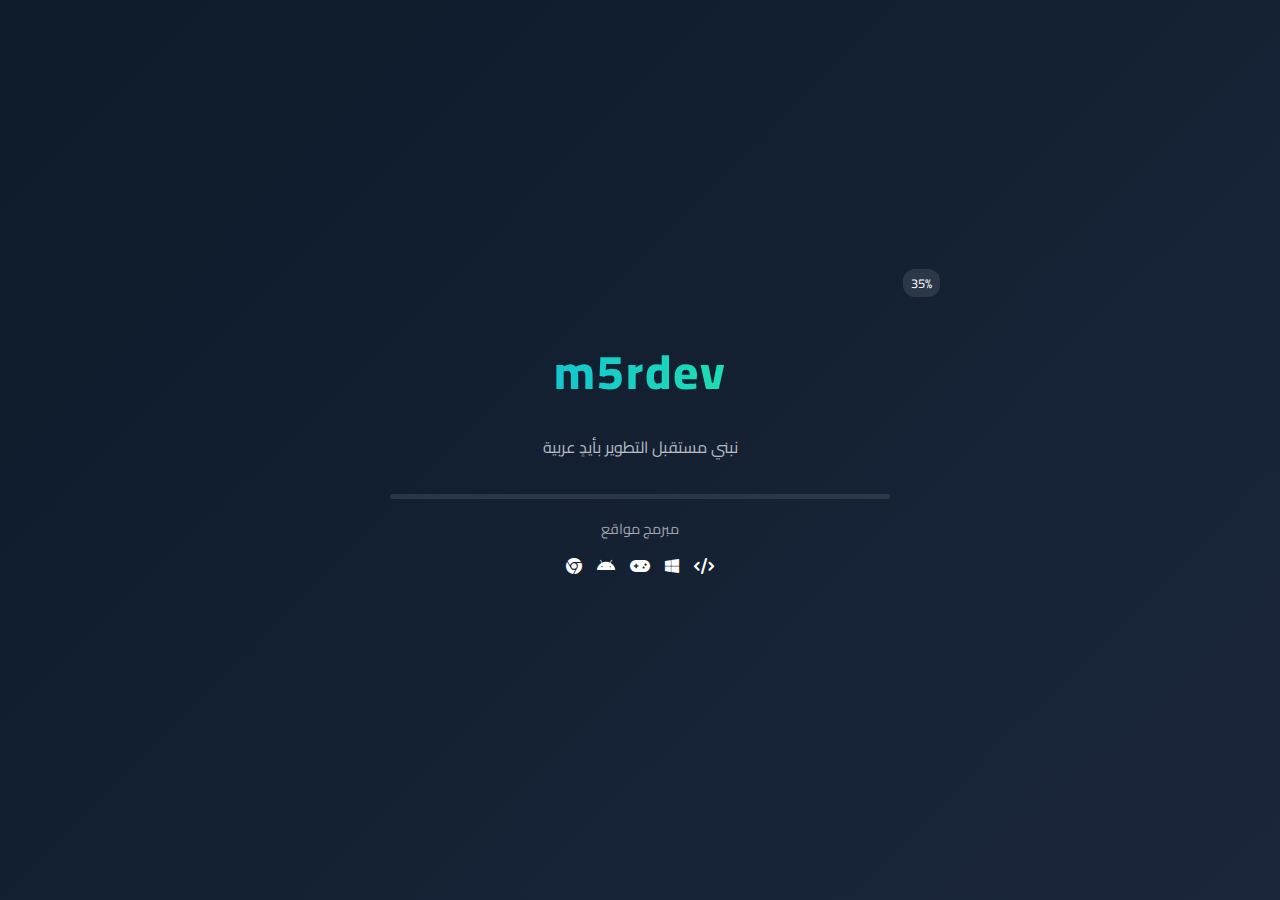
<file: index.html>
<!DOCTYPE html>  
<html lang="ar" dir="rtl">  
<head>  
    <meta charset="UTF-8">  
    <meta name="viewport" content="width=device-width, initial-scale=1.0">  
    <title>m5rdev</title>  
    <link rel="stylesheet" href="https://cdnjs.cloudflare.com/ajax/libs/font-awesome/6.4.0/css/all.min.css"> 
    <link rel="icon" href="img/avatar.png"> 
    <style>  
        @import url('https://fonts.googleapis.com/css2?family=Cairo:wght@400;600;800&display=swap');  

        * { 
            margin: 0; 
            padding: 0; 
            box-sizing: border-box; 
            font-family: 'Cairo', sans-serif; 
        } 

        :root { 
            --primary: #08AEEA; 
            --secondary: #2AF598; 
            --dark: #0d1b2a; 
            --light: #ffffff; 
            --accent: #ff6b6b; 
        } 

        body { 
            background-color: var(--dark); 
            color: var(--light); 
            display: flex; 
            justify-content: center; 
            align-items: center; 
            min-height: 100vh; 
            background: linear-gradient(135deg, rgba(13,27,42,1) 0%, rgba(27,38,59,1) 100%); 
            padding: 1rem; 
        } 

        .container { 
            text-align: center; 
            padding: 2rem; 
            position: relative; 
            width: 90%; 
            max-width: 600px; 
        } 

        .logo { 
            font-size: 3rem; 
            font-weight: 800; 
            background: linear-gradient(90deg, var(--primary), var(--secondary)); 
            -webkit-background-clip: text; 
            -webkit-text-fill-color: transparent; 
            letter-spacing: 2px; 
            margin-bottom: 1rem;
        } 

        .tagline { 
            font-size: 1rem; 
            color: rgba(255, 255, 255, 0.7); 
            margin-bottom: 2rem; 
        } 

        .loader-container { 
            width: 100%; 
            max-width: 500px; 
            height: 5px; 
            margin: 1rem auto; 
            background: rgba(255, 255, 255, 0.1); 
            border-radius: 30px; 
            overflow: hidden; 
        } 

        .loader-progress { 
            height: 100%; 
            width: 0; 
            background: linear-gradient(90deg, var(--primary), var(--secondary)); 
            animation: loader 2.5s ease-out forwards; 
        } 

        .percentage { 
            position: absolute; 
            right: 0; 
            top: -25px; 
            font-size: 0.8rem; 
            color: var(--light); 
            background: rgba(255, 255, 255, 0.1); 
            border-radius: 12px; 
            padding: 2px 8px; 
        } 

        .status { 
            margin-top: 1rem; 
            font-size: 0.9rem; 
            color: rgba(255, 255, 255, 0.6); 
        } 

        .tech-stack { 
            margin-top: 1rem; 
            display: flex; 
            justify-content: center; 
            gap: 15px; 
            flex-wrap: wrap; 
        } 

        .tech-icon { 
            font-size: 1.5rem; 
            color: rgba(255, 255, 255, 0.6); 
            transition: all 0.3s ease; 
        } 

        .tech-icon:hover { 
            color: var(--primary); 
            transform: translateY(-5px); 
        } 

        @keyframes loader { 
            from { width: 0; } 
            to { width: 100%; } 
        } 
    </style>  
</head>  
<body> 
    <div class="container">  
        <div class="logo">m5rdev</div> 
        <div class="tagline">نبني مستقبل التطوير بأيدٍ عربية</div> 
        <div class="loader-container"> 
            <div class="loader-progress" id="progress"></div> 
            <div class="percentage" id="percentage">0%</div> 
        </div> 
        <div class="status" id="status-text">جاري تهيئة البيئة</div> 
        <div class="tech-stack"> 
            <i class="fa-solid fa-code"></i>
            <i class="fa-brands fa-windows"></i> 
            <i class="fa-solid fa-gamepad"></i> 
            <i class="fa-brands fa-android"></i>
            <i class="fa-brands fa-chrome"></i>
        </div> 
    </div> 
    <script> 
        function updateProgress() { 
            const percentageText = document.getElementById('percentage'); 
            const statusText = document.getElementById('status-text'); 
            let count = 0; 
            const statusMessages = ["مطور العاب", "مبرمج مواقع", "مبرمج تطبيقات", "الباشمبرمج محمود"]; 
            const interval = setInterval(() => { 
                count++; 
                percentageText.textContent = count + '%'; 
                if (count === 30) statusText.textContent = statusMessages[1]; 
                if (count === 70) statusText.textContent = statusMessages[2]; 
                if (count === 100) { 
                    statusText.textContent = statusMessages[3]; 
                    clearInterval(interval); 
                    setTimeout(() => { 
                        window.location.href = 'm5rdev.html'; 
                    }, 800); 
                } 
            }, 20); 
        } 

        window.addEventListener('load', updateProgress); 
    </script> 
</body>  
</html>
</file>
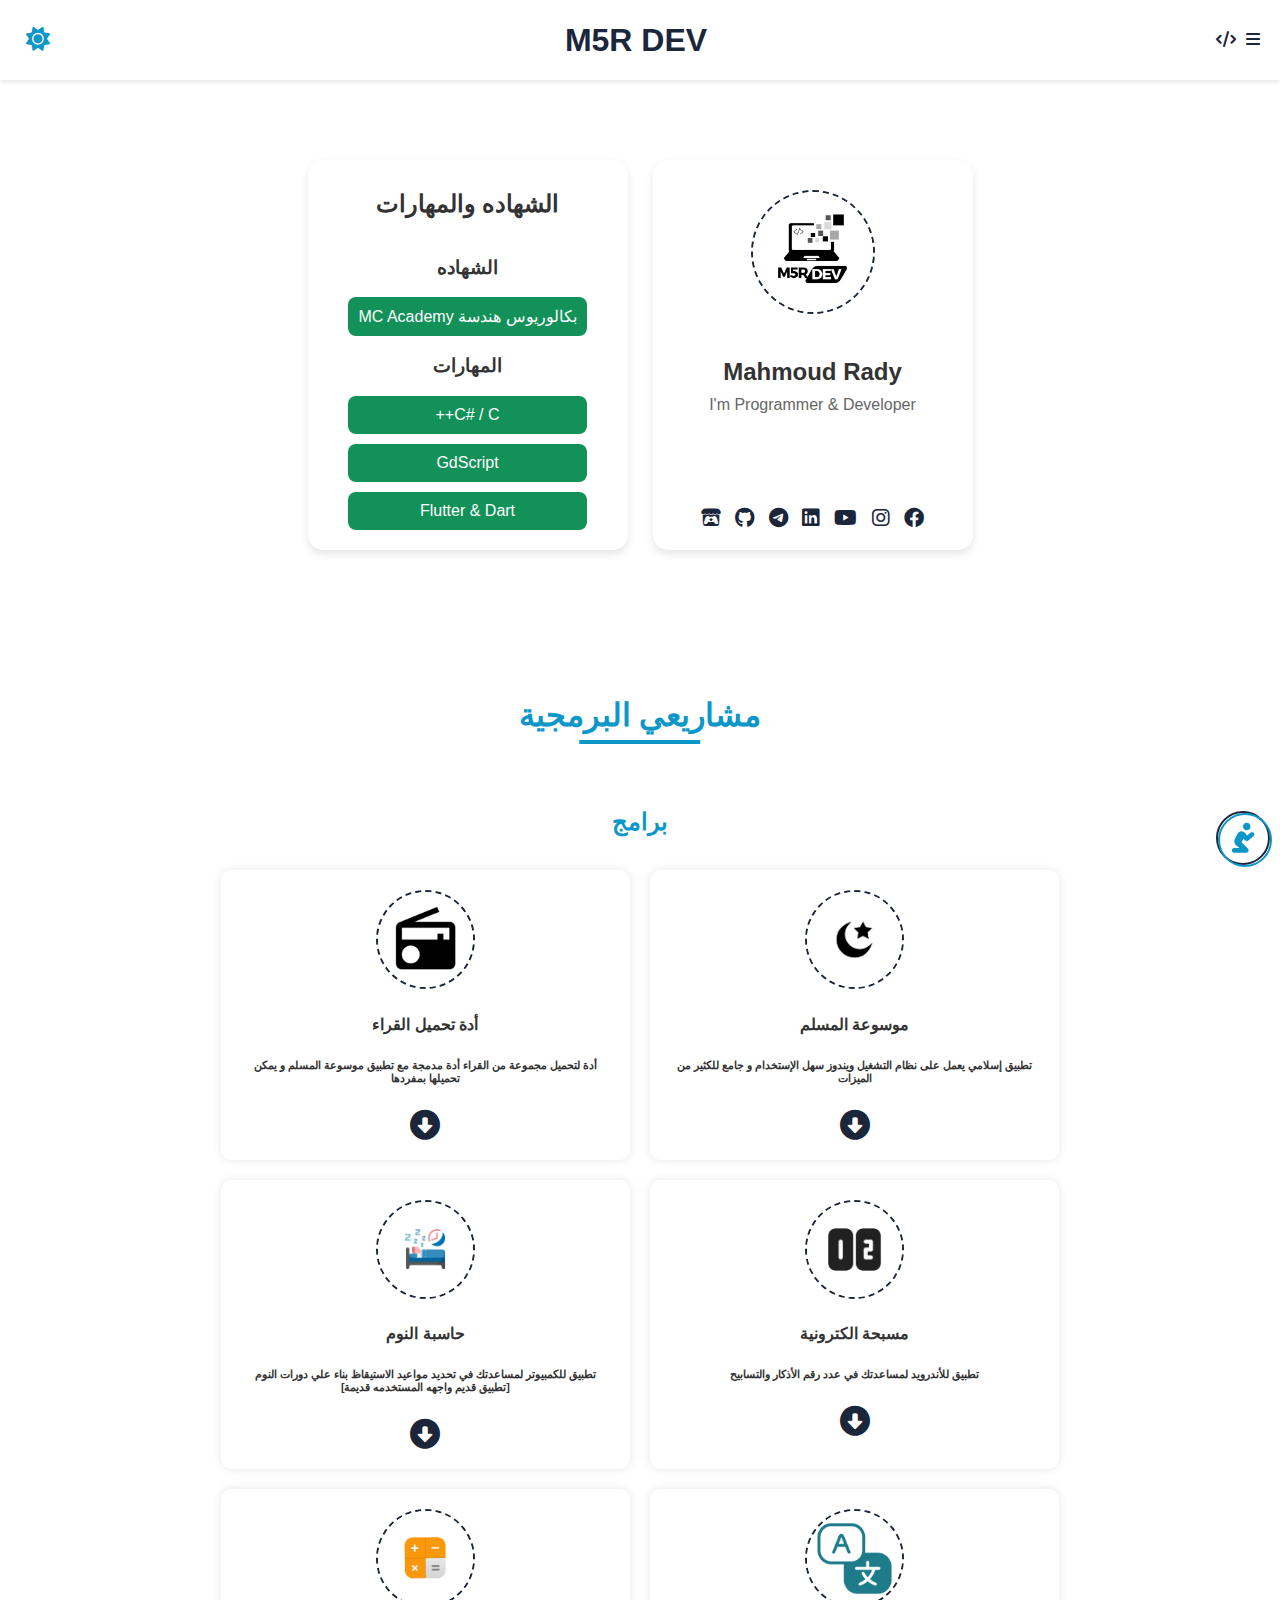
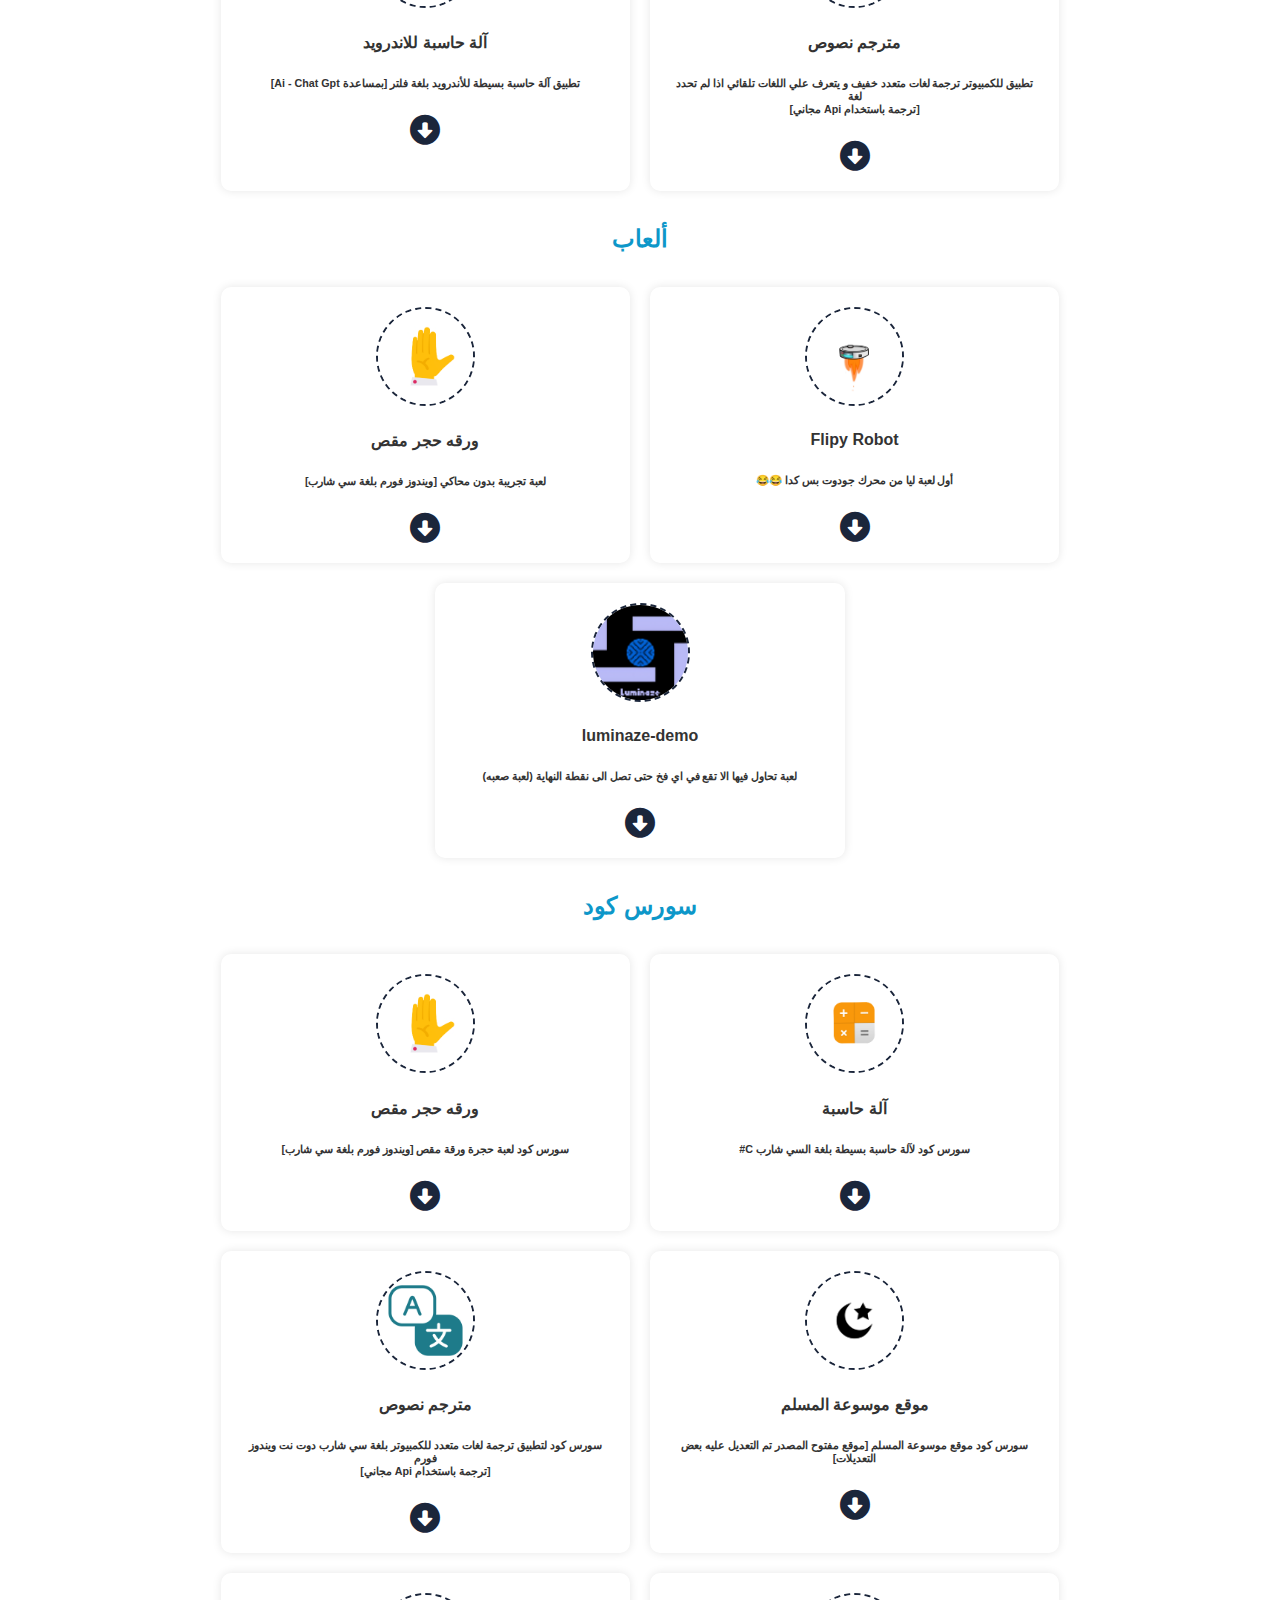
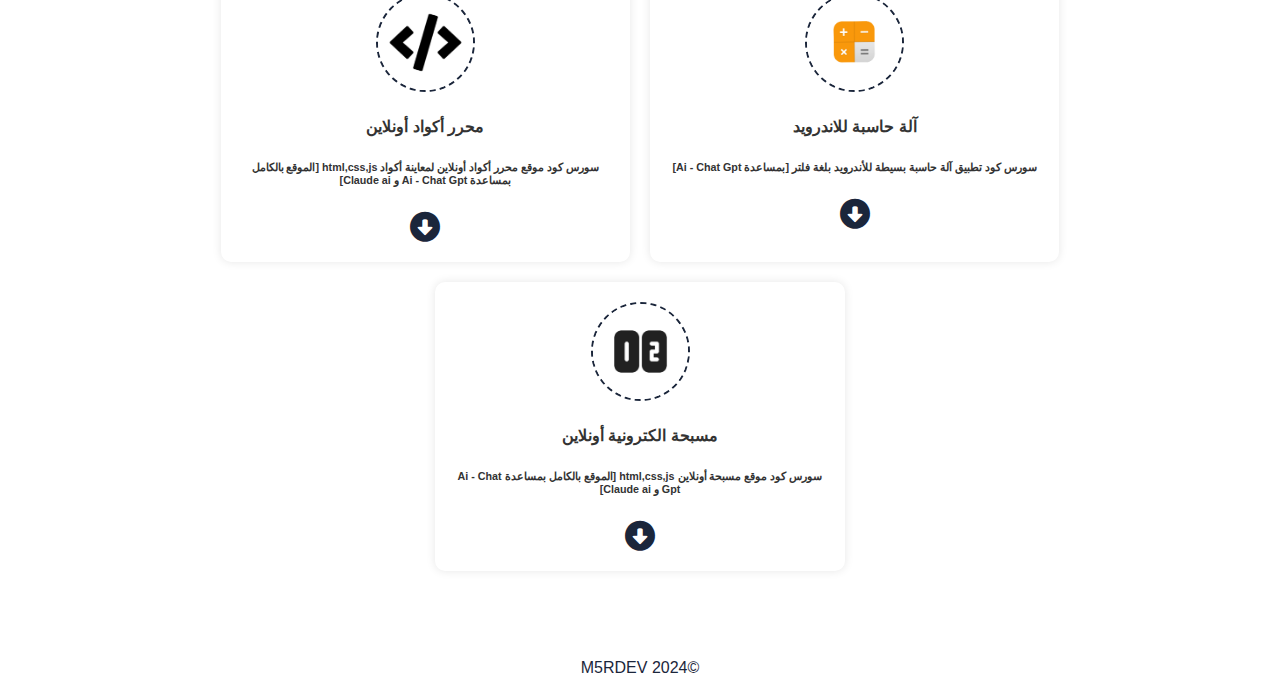
<file: m5rdev.html>
<!DOCTYPE html>
<html lang="ar">

<head>
    <meta charset="UTF-8">
    <meta name="viewport" content="width=device-width, initial-scale=1.0">
    <title>M5R DEV</title>
    <link rel="stylesheet" href="https://cdnjs.cloudflare.com/ajax/libs/font-awesome/6.0.0-beta3/css/all.min.css">
    <link rel="stylesheet" href="styles.css">
    <link rel="icon" href="img/avatar.png">
    <script src="script.js"></script>
</head>

<body>
    <header>
        <div class="icon-container">
            <div class="icon-container">
                <a href="#projects" class="toggle-link"><i class="fa-solid fa-bars"></i></a>
                <a href="#source-code" class="toggle-link"><i class="fas fa-code"></i></a>
            </div>
        </div>
        <h1>M5R DEV</h1>
        <div class="icon-container">
            <button class="toggle-dark-mode" onclick="toggleDarkMode()"><i class="fas fa-sun"></i></button>
        </div>
    </header>

    <div class="container">
        <div class="avatar-container" id="about-us">
            <div class="avatar">
                <img id="profile-image" src="img/avatar.png" alt="Profile">
            </div>
            <h2>Mahmoud Rady</h2>
            <p>I'm Programmer & Developer</p>
            <div class="social-links-avatar">
                <a href="https://www.facebook.com/M5RDEV.Facebook" target="_blank"><i class="fab fa-facebook"></i></a>
                <a href="https://www.instagram.com/m5rdev/" target="_blank"><i class="fab fa-instagram"></i></a>
                <a href="https://www.youtube.com/channel/UCbFjpt37dvT1GqdXCNQ1Opg" target="_blank"><i
                        class="fab fa-youtube"></i></a>
                <a href="https://www.linkedin.com/in/m5r-dev-641575300" target="_blank"><i
                        class="fab fa-linkedin"></i></a>
                <a href="https://t.me/m5rdev" target="_blank"><i class="fab fa-telegram"></i></a>
                <a href="https://github.com/m5rdev" target="_blank"><i class="fab fa-github"></i></a>
                <a href="https://m5rdev.itch.io/" target="_blank"><i class="fa-brands fa-itch-io"></i></a>
            </div>
        </div>

        <div class="certifications-container" id="certifications">
            <h2>الشهاده والمهارات</h2>
            <div class="certifications-content">
                <h3><strong>الشهاده</strong></h3>
                <ul>
                    <li>بكالوريوس هندسة MC Academy</li>
                </ul>
                <h3><strong>المهارات</strong></h3>
                <ul>
                    <li>C# / C++</li>
                    <li>GdScript</li>
                    <li>Flutter & Dart</li>
                </ul>
            </div>
        </div>
    </div>

    <div class="projects">
        <h2>مشاريعي البرمجية</h2>

        <div class="project-category" id="projects">
            <h3>برامج</h3>
            <ul>
                <li>
                    <img src="img/my-programs/muslim.png" alt="muslim">
                    <h4>موسوعة المسلم</h4>
                    <h6>تطبيق إسلامي يعمل على نظام التشغيل ويندوز سهل الإستخدام و جامع للكثير من الميزات</h6>
                    <a href="https://m5rdev.github.io/MuslimEncyclopedia/" class="toggle-link" target="_blank"><i
                            class="fa-solid fa-circle-down"></i></a>
                </li>

                <li>
                    <img src="img/my-programs/Radio.png" alt="Readers">
                    <h4>أدة تحميل القراء</h4>
                    <h6>أدة لتحميل مجموعة من القراء أدة مدمجة مع تطبيق موسوعة المسلم و يمكن تحميلها بمفردها</h6>
                    <a href="https://drive.usercontent.google.com/download?id=1EweoMp-fCEIGjMATIRmRfQDrJuvDLkB1&export=download&authuser=0&confirm=t&uuid=799940cf-5b96-4964-ab03-f2a498696ebc&at=APvzH3pqvO-PCmbQ07KCCpMXKSWr%3A1735507851879" class="toggle-link" target="_blank"><i
                            class="fa-solid fa-circle-down"></i></a>
                </li>

                <li>
                    <img src="img/my-programs/Sib7a.png" alt="Counter">
                    <h4>مسبحة الكترونية</h4>
                    <h6>تطبيق للأندرويد لمساعدتك في عدد رقم الأذكار والتسابيح</h6>
                    <a href="https://www.mediafire.com/file/k8qruo8k8zdp8p9/Sleep_Calculator.exe/file" class="toggle-link" target="_blank"><i
                        class="fa-solid fa-circle-down"></i></a>
                </li>
                
                <li>
                    <img src="img/my-programs/sleepcalc.png" alt="SleepCalculator">
                    <h4>حاسبة النوم</h4>
                    <h6>تطبيق للكمبيوتر لمساعدتك في تحديد مواعيد الاستيقاظ بناء علي دورات النوم <br> [تطبيق قديم واجهه المستخدمه قديمة]</h6>
                    <a href="https://www.mediafire.com/file/k8qruo8k8zdp8p9/Sleep_Calculator.exe/file" class="toggle-link" target="_blank"><i
                        class="fa-solid fa-circle-down"></i></a>
                </li>
                
                <li>
                    <img src="img/my-programs/TranslateText.png" alt="TranslateText">
                    <h4>مترجم نصوص</h4>
                    <h6>تطبيق للكمبيوتر ترجمة لغات متعدد خفيف و يتعرف علي اللغات تلقائي اذا لم تحدد لغة <br> [ترجمة باستخدام Api مجاني]</h6>
                    <a href="https://www.mediafire.com/file/fq6hpdnrf9scnlb/TranslateText.exe/file" class="toggle-link" target="_blank"><i
                        class="fa-solid fa-circle-down"></i></a>
                </li>

                <li>
                    <img src="img/source-code/calculator.png" alt="calc">
                    <h4>آلة حاسبة للاندرويد</h4>
                    <h6>تطبيق آلة حاسبة بسيطة للأندرويد بلغة فلتر [بمساعدة Ai - Chat Gpt]</h6>
                    <a href="https://www.mediafire.com/file/f7tk2t1muxltdws/%255BFlutter%255DCalcutator.apk/file" class="toggle-link" target="_blank"><i
                        class="fa-solid fa-circle-down"></i></a>
                </li>
            </ul>
        </div>

        <div class="project-category" id="games">
            <h3>ألعاب</h3>
            <ul>
                <li>
                    <img src="img/my-games/Flipy Robot.png" alt="Error">
                    <h4>Flipy Robot</h4>
                    <h6>أول لعبة ليا من محرك جودوت بس كدا 😂😂</h6>
                    <a href="https://m5rdev.itch.io/flipy-robot" class="toggle-link" target="_blank"><i
                        class="fa-solid fa-circle-down"></i></a>
                </li>
                
                <li>
                    <img src="img/my-games/rock paper scissors .png" alt="Error">
                    <h4>ورقه حجر مقص</h4>
                    <h6>لعبة تجريبة بدون محاكي [ويندوز فورم بلغة سي شارب]</h6>
                    <a href="https://m5rdev.itch.io/rock-paper-scissors" class="toggle-link" target="_blank"><i
                        class="fa-solid fa-circle-down"></i></a>
                </li>

                <li>
                    <img src="img/my-games/luminaze-demo.png" alt="Error">
                    <h4>luminaze-demo</h4>
                    <h6>لعبة تحاول فيها الا تقع في اي فخ حتى تصل الى نقطة النهاية (لعبة صعبه)</h6>
                    <a href="https://m5rdev.itch.io/luminaze-demo" class="toggle-link" target="_blank"><i
                        class="fa-solid fa-circle-down"></i></a>
                </li>
            </ul>
        </div>

        <div class="project-category" id="source-code">
            <h3>سورس كود</h3>
            <ul>
                <li>
                    <img src="img/source-code/calculator.png" alt="calc">
                    <h4>آلة حاسبة</h4>
                    <h6>سورس كود لآلة حاسبة بسيطة بلغة السي شارب C#</h6>
                    <a href="https://www.mediafire.com/file/od2fldnwsxmlsn8/Calculator.rar/file" class="toggle-link" target="_blank"><i
                        class="fa-solid fa-circle-down"></i></a>
                </li>
                
                <li>
                    <img src="img/my-games/rock paper scissors .png" alt="Error">
                    <h4>ورقه حجر مقص</h4>
                    <h6>سورس كود لعبة حجرة ورقة مقص [ويندوز فورم بلغة سي شارب]</h6>
                    <a href="https://www.mediafire.com/file/bupecbz58hssywy/Rock_Game.rar/file" class="toggle-link" target="_blank"><i
                        class="fa-solid fa-circle-down"></i></a>
                </li>
                
                <li>
                    <img src="img/my-programs/muslim.png" alt="Error">
                    <h4>موقع موسوعة المسلم</h4>
                    <h6>سورس كود موقع موسوعة المسلم [موقع مفتوح المصدر تم التعديل عليه بعض التعديلات]</h6>
                    <a href="https://www.mediafire.com/file/qzucwc0mh91lu0i/MuslimEncyclopedia-main.zip/file" class="toggle-link" target="_blank"><i
                        class="fa-solid fa-circle-down"></i></a>
                </li>

                <li>
                    <img src="img/my-programs/TranslateText.png" alt="TranslateText">
                    <h4>مترجم نصوص</h4>
                    <h6>سورس كود لتطبيق ترجمة لغات متعدد للكمبيوتر بلغة سي شارب دوت نت ويندوز فورم<br> [ترجمة باستخدام Api مجاني]</h6>
                    <a href="https://www.mediafire.com/file/7klavtsdx52yagt/TranslateText.rar/file" class="toggle-link" target="_blank"><i
                        class="fa-solid fa-circle-down"></i></a>
                </li>

                <li>
                    <img src="img/source-code/calculator.png" alt="calc">
                    <h4>آلة حاسبة للاندرويد</h4>
                    <h6>سورس كود تطبيق آلة حاسبة بسيطة للأندرويد بلغة فلتر [بمساعدة Ai - Chat Gpt]</h6>
                    <a href="https://www.mediafire.com/file/dca0vobk6lqgyra/Flutter+calculator.rar/file" class="toggle-link" target="_blank"><i
                        class="fa-solid fa-circle-down"></i></a>
                </li>

                <li>
                    <img src="img/source-code/programming_icon.png" alt="calc">
                    <h4>محرر أكواد أونلاين</h4>
                    <h6>سورس كود موقع محرر أكواد أونلاين لمعاينة أكواد html,css,js [الموقع بالكامل بمساعدة Ai - Chat Gpt و Claude ai]</h6>
                    <a href="https://www.mediafire.com/file/gpnv19ebkzurr0z/Html-Code-viewer.zip/file" class="toggle-link" target="_blank"><i
                        class="fa-solid fa-circle-down"></i></a>
                </li>

                <li>
                    <img src="img/my-programs/Sib7a.png" alt="Counter">
                    <h4>مسبحة الكترونية أونلاين</h4>
                    <h6>سورس كود موقع مسبحة أونلاين html,css,js [الموقع بالكامل بمساعدة Ai - Chat Gpt و Claude ai]</h6>
                    <a href="https://www.mediafire.com/file/5lme3bqw4y130n4/%25D9%2585%25D8%25B3%25D8%25A8%25D8%25AD%25D8%25A9_%25D8%25A5%25D9%2584%25D9%2583%25D8%25AA%25D8%25B1%25D9%2588%25D9%2586%25D9%258A%25D8%25A9_%25D8%25A3%25D9%2588%25D9%2586%25D9%2584%25D8%25A7%25D9%258A%25D9%2586.zip/file" class="toggle-link" target="_blank"><i
                        class="fa-solid fa-circle-down"></i></a>
                </li>
                
            </ul>
        </div>
    </div>

    <footer>
        <p>&copy;2024 M5RDEV</p>
    </footer>

    <div class="float-icon" onclick="togglePopupMessage()">
        <i class="fas fa-person-praying"></i>
    </div>

    <div class="popup-message" id="popupMessage">
        اللهم أنصر أخواننا المسلمين المستضعفين في فلسطين و السودان وسوريا وكل مكان يارب العالمين
    </div>
</body>

</html>
</file>
<file: styles.css>
:root {
    --primary: #0d97c9;
    --secondary: #129158;
    --dark-secondary: #1067c4;
    --light: #ffffff;
    --accent: #ff6b6b;
    --dark: rgba(27,38,59,1); 
}

body {
    font-family: 'Cairo', sans-serif;
    direction: rtl;
    margin: 0;
    padding: 0;
    background-color: var(--light);
    color: #333;
    scroll-behavior: smooth;
    transition: background-color 0.3s, color 0.3s;
}

body.dark-mode {
    background: linear-gradient(135deg, rgba(13,27,42,1) 0%, rgba(27,38,59,1) 100%);
    color: var(--light);
}

header {
    background: var(--light);
    color: var(--dark);
    height: 80px;
    display: flex;
    justify-content: space-between;
    align-items: center;
    padding: 0 20px;
    z-index: 1000;
    box-shadow: 0 2px 4px rgba(0, 0, 0, 0.1);
}

header h1 {
    margin: 0;
    text-align: center;
    flex-grow: 1;
}

header .icon-container {
    display: flex;
    gap: 10px;
}

.dark-mode header {
    background: var(--dark);
    color: var(--light);
}

.dark-mode header h1 {
    color: var(--light);
}

.toggle-link i {
    color: var(--dark);
}

.dark-mode .toggle-link i {
    color: var(--light);
}

.container {
    display: flex;
    justify-content: center;
    gap: 25px;
    padding: 5pc;
}

.avatar-container,
.certifications-container {
    flex: 1;
    display: flex;
    flex-direction: column;
    align-items: center;
    background-color: var(--light);
    border-radius: 15px;
    box-shadow: 0 4px 8px rgba(0, 0, 0, 0.1);
    padding: 10px;
    transition: background-color 0.3s, color 0.3s;
    max-width: 300px;
    width: 100%;
}

@media (max-width: 768px) {
    .container {
        flex-direction: column;
        align-items: center;
    }
}

.avatar-container img {
    width: 120px;
    border-radius: 50%;
    margin-bottom: 20px;
    margin-top: 20px;
    border: 2px dashed var(--dark);
}

.dark-mode .avatar-container img {
    border: 2px dashed var(--light);
}

.avatar-container h2,
.certifications-container h2 {
    font-size: 1.5em;
    color: #333;
    transition: color 0.3s;
    text-align: center;
    margin-bottom: 0px;
}

.avatar-container p {
    font-size: 1em;
    margin-top: 10px;
    color: #666;
    margin-bottom: auto;
    transition: color 0.3s;
    text-align: center;
}

.social-links-avatar {
    margin-bottom: 10px;
    margin-top: 90px;
}

.social-links-avatar a {
    color: var(--dark);
    margin: 0 5px;
    text-decoration: none;
    font-size: 20px;
    transition: color 0.3s;
}

.social-links-avatar a:hover {
    color: var(--primary);
}

.dark-mode .social-links-avatar a {
    color: var(--light);
}

.dark-mode .social-links-avatar a:hover {
    color: var(--secondary);
}

.dark-mode .avatar-container,
.dark-mode .certifications-container {
    background-color: var(--dark);
    color: var(--light);
}

.dark-mode .avatar-container h2,
.dark-mode .certifications-container h2 {
    color: var(--light);
}

.dark-mode .avatar-container p {
    color: rgba(255, 255, 255, 0.7);
}

.certifications-content {
    text-align: center;
    margin-top: 20px;
}

.certifications-content ul {
    list-style: none;
    padding: 0px;
    margin: 0px;
}

.certifications-content ul li {
    background-color: var(--secondary);
    color: var(--light);
    padding: 10px;
    border-radius: 8px;
    margin: 10px;
    cursor: default;
}

.certifications-content ul li:hover {
    background-color: var(--primary);
}

.dark-mode .certifications-content ul li {
    background-color: var(--primary);
}

.dark-mode .certifications-content ul li:hover {
    background-color: var(--secondary);
}

.projects {
    padding: 40px 20px;
    text-align: center;
}

.projects h2 {
    margin-bottom: 40px;
    font-size: 2em;
    color: var(--primary);
    position: relative;
    display: inline-block;
    padding-bottom: 10px;
    transition: color 0.3s;
}

.projects li a i {
    font-size: 30px;
    color: var(--dark);
}

.dark-mode .projects li a i {
    color: var(--light);
}

.projects li a i:hover {
    color: var(--primary);
}

.dark-mode .projects li a i:hover {
    color: var(--secondary);
}

.projects h2::after {
    content: '';
    width: 50%;
    height: 4px;
    background-color: var(--primary);
    position: absolute;
    bottom: 0;
    left: 50%;
    transform: translateX(-50%);
}

.dark-mode .projects h2 {
    color: var(--secondary);
}

.dark-mode .projects h2::after {
    background-color: var(--secondary);
}

.project-category {
    margin: 20px 0;
}

.project-category h3 {
    font-size: 1.5em;
    color: var(--primary);
    transition: color 0.3s;
}

.dark-mode .project-category h3 {
    color: var(--secondary);
}

.project-category ul {
    list-style: none;
    padding: 0;
    display: flex;
    flex-wrap: wrap;
    justify-content: center;
}

.project-category li {
    background-color: var(--light);
    margin: 10px;
    padding: 20px;
    border-radius: 10px;
    box-shadow: 0 0 10px rgba(0, 0, 0, 0.1);
    width: calc(33% - 40px);
    transition: transform 0.3s, box-shadow 0.3s;
}

.project-category li:hover {
    transform: translateY(-10px);
    box-shadow: 0 0 20px rgba(8, 174, 234, 0.3);
}

.dark-mode .project-category li {
    background-color: var(--dark);
    box-shadow: 0 0 10px rgba(0, 0, 0, 0.5);
}

.dark-mode .project-category li:hover {
    box-shadow: 0 0 20px rgba(42, 245, 152, 0.3);
}

.project-category img {
    width: 95px;
    height: 95px;
    border-radius: 50%;
    border: 2px dashed var(--dark);
    transition: border 0.3s;
}

.dark-mode .project-category img {
    border: 2px dashed var(--light);
}

.source-code {
    padding: 40px 20px;
    text-align: center;
    background-color: rgba(255, 255, 255, 0.1);
}

.source-code h2 {
    margin-bottom: 10px;
    font-size: 2em;
    color: var(--primary);
}

.source-code p {
    font-size: 1.2em;
}

.source-code a {
    color: var(--dark);
    text-decoration: none;
    transition: color 0.3s;
}

.source-code a:hover {
    color: var(--primary);
}

.dark-mode .source-code {
    background-color: rgba(13, 27, 42, 0.7);
}

.dark-mode .source-code h2 {
    color: var(--secondary);
}

.dark-mode .source-code a {
    color: var(--light);
}

.dark-mode .source-code a:hover {
    color: var(--secondary);
}

footer {
    color: var(--dark);
    padding: 2px;
    text-align: center;
    transition: color 0.3s;
}

.dark-mode footer {
    color: var(--light);
}

.toggle-dark-mode {
    background: none;
    border: none;
    font-size: 24px;
    cursor: pointer;
    z-index: 2;
}

.toggle-dark-mode i {
    color: var(--primary);
}

.dark-mode .toggle-dark-mode i {
    color: var(--secondary);
}

.float-icon {
    width: 50px;
    height: 50px;
    border: 2px solid var(--dark);
    border-radius: 75%;
    background-color: transparent;
    display: flex;
    justify-content: center;
    align-items: center;
    position: fixed;
    bottom: 35px;
    right: 10px;
    cursor: pointer;
    z-index: 9999;
    transition: border-color .5s;
}

.float-icon i {
    font-size: 30px;
    color: var(--primary);
}

.dark-mode .float-icon {
    border-color: var(--light);
}

.dark-mode .float-icon i {
    color: var(--secondary);
}

.float-icon::before {
    content: "";
    width: 100%;
    height: 100%;
    border: 2px solid var(--primary);
    border-radius: 50%;
    position: absolute;
    top: 0;
    left: 0;
    animation: circleAnim 1.5s infinite;
    transition: border-color .5s;
}

@keyframes circleAnim {
    0% {
        transform: scale(1.5);
        opacity: 0.5;
    }

    100% {
        transform: scale(2.5);
        opacity: 0;
    }
}

.dark-mode .float-icon::before {
    border-color: var(--secondary);
}

.popup-message {
    display: none;
    position: fixed;
    bottom: 4.55%;
    right: 4%;
    background: var(--light);
    color: var(--dark);
    padding: 20px;
    margin: 0px 10px;
    border-radius: 5px;
    box-shadow: 0 0 10px rgba(8, 174, 234, 0.3);
    z-index: 10000;
}

.show-popup {
    display: block;
}

.dark-mode .popup-message {
    background: var(--dark);
    color: var(--light);
    box-shadow: 0 0 10px rgba(42, 245, 152, 0.3);
}

@keyframes fadeInOut {
    0%, 100% {
        opacity: 0;
    }
    50% {
        opacity: 1;
    }
}

@media (max-width: 768px) {
    .popup-message {
        right: 10px;
    }
}

@media (max-width: 768px) {
    .project-category li {
        width: calc(50% - 40px);
    }
}

@media (max-width: 480px) {
    .project-category li {
        width: calc(100% - 40px);
    }
}
</file>
